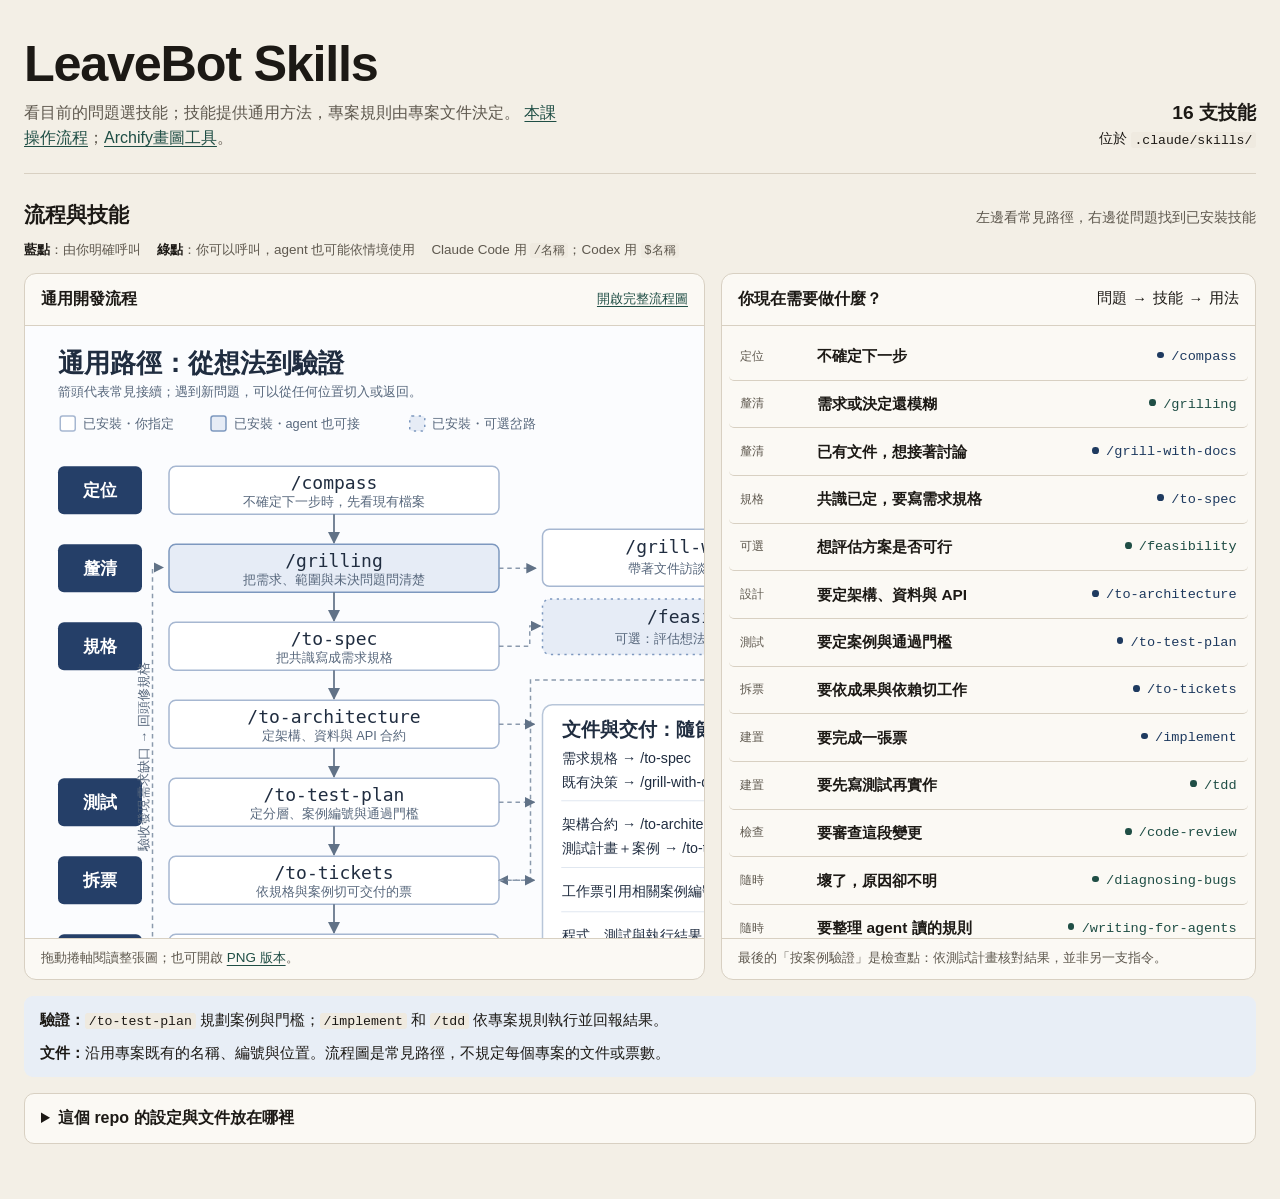
<file: .claude/skills/README.html>
<!DOCTYPE html>

<html lang="zh-Hant">
<head>
<meta charset="utf-8"/>
<meta content="width=device-width, initial-scale=1" name="viewport"/>
<title>LeaveBot Skills · 流程與技能</title>
<style>
    :root { --paper:#f3efe6; --sheet:#fbf9f4; --ink:#1c1915; --muted:#5e584e; --line:#d8d0c2; --blue:#1e3a5f; --blue-soft:#e8eef6; --green:#1f4e45; --green-soft:#e5f0ec; }
    * { box-sizing:border-box; }
    html { scroll-behavior:smooth; }
    body { margin:0; color:var(--ink); background:var(--paper); font-family:"Segoe UI","Microsoft JhengHei UI","Microsoft JhengHei",sans-serif; line-height:1.55; }
    button { font:inherit; cursor:pointer; }
    button:focus-visible, a:focus-visible, summary:focus-visible { outline:3px solid var(--green); outline-offset:3px; }
    code,.mono { font-family:Consolas,"Cascadia Mono",monospace; font-size:.91em; }
    code { background:#efeae0; border-radius:3px; padding:.05em .28em; }
    a { color:var(--green); text-underline-offset:.2em; }
    .wrap { width:min(1320px,calc(100% - 3rem)); margin:auto; padding:2.25rem 0 3.5rem; }
    .page-head { display:flex; justify-content:space-between; gap:2rem; align-items:end; padding-bottom:1.4rem; border-bottom:1px solid var(--line); }
    h1 { font-size:clamp(2rem,4vw,3.15rem); line-height:1.1; margin:0 0 .6rem; letter-spacing:-.025em; }
    .page-head p { margin:0; max-width:60ch; color:var(--muted); }
    .head-meta { flex:none; text-align:right; font-size:.9rem; }
    .head-meta strong { display:block; color:var(--ink); font-size:1.2rem; }
    .section-head { display:flex; justify-content:space-between; align-items:baseline; gap:1rem; margin:1.7rem 0 .7rem; }
    h2 { font-size:1.3rem; line-height:1.3; margin:0; }
    .section-head p { margin:0; color:var(--muted); font-size:.9rem; }
    .legend { display:flex; flex-wrap:wrap; gap:1rem; color:var(--muted); font-size:.84rem; margin:0 0 .8rem; }
    .legend b { color:var(--ink); }
    .overview { display:grid; grid-template-columns:minmax(0,1.12fr) minmax(330px,.88fr); gap:1rem; align-items:stretch; }
    .pane { background:var(--sheet); border:1px solid var(--line); border-radius:12px; min-width:0; overflow:hidden; }
    .pane-head { padding:.8rem 1rem; display:flex; justify-content:space-between; align-items:center; gap:1rem; border-bottom:1px solid var(--line); }
    .pane-head h3 { font-size:1rem; margin:0; }
    .pane-head a { white-space:nowrap; font-size:.82rem; }
    .map-viewport { height:min(68vh,700px); min-height:440px; overflow:auto; background:#fbfcfe; }
    .map-viewport img { display:block; width:900px; height:auto; max-width:none; }
    .pane-foot { padding:.6rem 1rem; border-top:1px solid var(--line); color:var(--muted); font-size:.84rem; }
    .problem-list { height:min(68vh,700px); min-height:440px; overflow:auto; padding:.45rem; }
    .problem-card { width:100%; text-align:left; display:grid; grid-template-columns:4rem minmax(0,1fr) auto; align-items:center; gap:.8rem; border:0; border-bottom:1px solid var(--line); border-radius:5px; background:transparent; padding:.8rem .7rem; color:var(--ink); }
    .problem-card:last-child { border-bottom:0; }
    .problem-card:hover,.problem-card:focus-visible { background:var(--blue-soft); }
    .problem-card .stage { color:var(--muted); font-size:.77rem; }
    .problem-card strong { display:block; font-size:.96rem; line-height:1.3; }
    .problem-card .skill-name { color:var(--blue); font-family:Consolas,"Cascadia Mono",monospace; font-size:.85rem; white-space:nowrap; }
    .problem-card.auto .skill-name { color:var(--green); }
    .problem-card .skill-name::before { content:""; display:inline-block; width:.42rem; height:.42rem; border-radius:50%; margin-right:.45rem; vertical-align:.12em; background:var(--blue); }
    .problem-card.auto .skill-name::before { background:var(--green); }
    .explain { display:flex; flex-wrap:wrap; gap:.6rem 1.25rem; margin:1rem 0 0; padding:.8rem 1rem; background:var(--blue-soft); border-radius:9px; font-size:.91rem; }
    .explain p { margin:0; }
    .repo-details { margin-top:1rem; border:1px solid var(--line); border-radius:10px; background:var(--sheet); }
    .repo-details summary { cursor:pointer; padding:.75rem 1rem; font-weight:650; }
    .repo-details[open] summary { border-bottom:1px solid var(--line); }
    .repo-content { display:grid; grid-template-columns:1fr 1.5fr; gap:1rem; padding:1rem; }
    .repo-tree { margin:0; padding:1rem; background:#25231f; color:#f6f1e7; border-radius:7px; white-space:pre-wrap; font: .88rem/1.7 Consolas,monospace; }
    .repo-tree strong { color:#a9d5c6; }
    .repo-content p { margin:.2rem 0 .65rem; }
    .repo-content p:last-child { margin-bottom:0; }
    .repo-content .muted { color:var(--muted); }
    dialog.skill-dialog { width:min(1040px,calc(100% - 2rem)); height:min(780px,calc(100dvh - 2rem)); max-height:none; margin:auto; padding:0; border:1px solid #b9c9d2; border-radius:14px; background:var(--sheet); color:var(--ink); box-shadow:0 24px 70px rgba(28,25,21,.25); overflow:hidden; }
    dialog::backdrop { background:rgba(18,33,42,.6); }
    .dialog-top { display:flex; justify-content:space-between; align-items:center; gap:1rem; padding:1rem 1.25rem; border-bottom:1px solid var(--line); }
    .dialog-top p { margin:0; color:var(--muted); font-size:.83rem; }
    .dialog-top h2 { font-size:1.22rem; margin:.1rem 0 0; }
    .close-button { flex:none; border:1px solid var(--line); border-radius:7px; background:#fff; padding:.4rem .7rem; color:var(--ink); }
    .close-button:hover { border-color:var(--green); }
    .dialog-layout { height:calc(100% - 79px); display:grid; grid-template-columns:218px minmax(0,1fr); min-height:0; }
    .dialog-nav { display:grid; align-content:start; gap:.25rem; padding:.7rem; overflow:auto; border-right:1px solid var(--line); }
    .dialog-nav button { text-align:left; border:0; border-radius:5px; background:transparent; color:var(--muted); padding:.45rem .5rem; font-family:Consolas,"Cascadia Mono",monospace; font-size:.83rem; }
    .dialog-nav button:hover { background:var(--blue-soft); color:var(--ink); }
    .dialog-nav button[aria-current="true"] { background:var(--blue); color:#fff; }
    .dialog-content { overflow:auto; padding:1.4rem clamp(1rem,3vw,2rem) 2rem; }
    .skill-detail[hidden] { display:none !important; }
    .skill-detail h4 { font-size:1.45rem; line-height:1.25; margin:0 0 1rem; }
    .skill-detail p { max-width:75ch; margin:.75rem 0; }
    .skill-detail .tag { display:inline-block; border-radius:4px; padding:.1rem .45rem; font-size:.77rem; margin-bottom:.55rem; background:var(--blue-soft); color:var(--blue); }
    .skill-detail:not(.user-only) .tag { background:var(--green-soft); color:var(--green); }
    .skill-detail .where { color:var(--green); font-size:.87rem; }
    .skill-detail .cmd { padding:.65rem .8rem; border-radius:7px; background:#25231f; color:#fff; font-family:Consolas,"Cascadia Mono",monospace; }
    .skill-detail .cmd span { display:block; font-family:inherit; color:#c7beb2; font-size:.8rem; }
    .skill-detail ul { padding-left:1.2rem; }
    .table-wrap { overflow-x:auto; }
    table { border-collapse:collapse; width:100%; font-size:.86rem; }
    th,td { text-align:left; vertical-align:top; padding:.4rem; border-bottom:1px solid var(--line); }
    @media(max-width:900px) { .overview { grid-template-columns:1fr; } .overview .pane:last-child { order:-1; } .map-viewport { height:430px; min-height:0; } .problem-list { height:420px; min-height:0; } .page-head { align-items:start; } }
    @media(max-width:640px) { .wrap { width:min(100% - 1.25rem,1320px); padding-top:1.25rem; } .page-head { display:block; } .head-meta { text-align:left; margin-top:1rem; } .section-head { display:block; } .section-head p { margin-top:.2rem; } .problem-card { grid-template-columns:3rem minmax(0,1fr); } .problem-card .skill-name { grid-column:2; } .repo-content { grid-template-columns:1fr; } dialog.skill-dialog { width:calc(100% - .5rem); height:calc(100dvh - .5rem); } .dialog-layout { grid-template-columns:1fr; grid-template-rows:auto minmax(0,1fr); height:calc(100% - 79px); } .dialog-nav { display:flex; white-space:nowrap; overflow-x:auto; border-right:0; border-bottom:1px solid var(--line); } .dialog-content { padding:1rem; } }
  </style>
</head>
<body>
<div class="wrap">
<header class="page-head">
<div>
<h1>LeaveBot Skills</h1>
<p>看目前的問題選技能；技能提供通用方法，專案規則由專案文件決定。 <a href="../../course/WORKFLOW.md">本課操作流程</a>；<a href="archify/SKILL.md">Archify畫圖工具</a>。</p>
</div>
<div class="head-meta"><strong>16 支技能</strong>位於 <code>.claude/skills/</code></div>
</header>
<main>
<section aria-labelledby="flow-title">
<div class="section-head"><h2 id="flow-title">流程與技能</h2><p>左邊看常見路徑，右邊從問題找到已安裝技能</p></div>
<div class="legend"><span><b>藍點</b>：由你明確呼叫</span><span><b>綠點</b>：你可以呼叫，agent 也可能依情境使用</span><span>Claude Code 用 <code>/名稱</code>；Codex 用 <code>$名稱</code></span></div>
<div class="overview">
<div class="pane">
<div class="pane-head"><h3>通用開發流程</h3><a href="leavebot-flow.svg" rel="noopener" target="_blank">開啟完整流程圖</a></div>
<div aria-label="可捲動的通用開發流程圖" class="map-viewport"><img alt="需求釐清、規格、架構、測試計畫、拆票、建置、審查與案例驗證的通用流程；遇到問題可返回相關節點。" src="leavebot-flow.svg"/></div>
<div class="pane-foot">拖動捲軸閱讀整張圖；也可開啟 <a href="leavebot-flow.png" rel="noopener" target="_blank">PNG 版本</a>。</div>
</div>
<div class="pane">
<div class="pane-head"><h3>你現在需要做什麼？</h3><span class="mono">問題 → 技能 → 用法</span></div>
<div class="problem-list">
<button class="problem-card manual" data-open-skill="compass" type="button"><span class="stage">定位</span><strong>不確定下一步</strong><span class="skill-name">/compass</span></button>
<button class="problem-card auto" data-open-skill="grilling" type="button"><span class="stage">釐清</span><strong>需求或決定還模糊</strong><span class="skill-name">/grilling</span></button>
<button class="problem-card manual" data-open-skill="grill-with-docs" type="button"><span class="stage">釐清</span><strong>已有文件，想接著討論</strong><span class="skill-name">/grill-with-docs</span></button>
<button class="problem-card manual" data-open-skill="to-spec" type="button"><span class="stage">規格</span><strong>共識已定，要寫需求規格</strong><span class="skill-name">/to-spec</span></button>
<button class="problem-card auto" data-open-skill="feasibility" type="button"><span class="stage">可選</span><strong>想評估方案是否可行</strong><span class="skill-name">/feasibility</span></button>
<button class="problem-card manual" data-open-skill="to-architecture" type="button"><span class="stage">設計</span><strong>要定架構、資料與 API</strong><span class="skill-name">/to-architecture</span></button>
<button class="problem-card manual" data-open-skill="to-test-plan" type="button"><span class="stage">測試</span><strong>要定案例與通過門檻</strong><span class="skill-name">/to-test-plan</span></button>
<button class="problem-card manual" data-open-skill="to-tickets" type="button"><span class="stage">拆票</span><strong>要依成果與依賴切工作</strong><span class="skill-name">/to-tickets</span></button>
<button class="problem-card manual" data-open-skill="implement" type="button"><span class="stage">建置</span><strong>要完成一張票</strong><span class="skill-name">/implement</span></button>
<button class="problem-card auto" data-open-skill="tdd" type="button"><span class="stage">建置</span><strong>要先寫測試再實作</strong><span class="skill-name">/tdd</span></button>
<button class="problem-card auto" data-open-skill="code-review" type="button"><span class="stage">檢查</span><strong>要審查這段變更</strong><span class="skill-name">/code-review</span></button>
<button class="problem-card auto" data-open-skill="diagnosing-bugs" type="button"><span class="stage">隨時</span><strong>壞了，原因卻不明</strong><span class="skill-name">/diagnosing-bugs</span></button>
<button class="problem-card auto" data-open-skill="writing-for-agents" type="button"><span class="stage">隨時</span><strong>要整理 agent 讀的規則</strong><span class="skill-name">/writing-for-agents</span></button>
<button class="problem-card auto" data-open-skill="writing-hooks" type="button"><span class="stage">隨時</span><strong>要讓工具擋下硬限制</strong><span class="skill-name">/writing-hooks</span></button>
<button class="problem-card manual" data-open-skill="handoff" type="button"><span class="stage">隨時</span><strong>要換人或換對話接手</strong><span class="skill-name">/handoff</span></button>
</div>
<div class="pane-foot">最後的「按案例驗證」是檢查點：依測試計畫核對結果，並非另一支指令。</div>
</div>
</div>
</section>
<div aria-label="測試與文件如何銜接" class="explain">
<p><strong>驗證：</strong><code>/to-test-plan</code> 規劃案例與門檻；<code>/implement</code> 和 <code>/tdd</code> 依專案規則執行並回報結果。</p>
<p><strong>文件：</strong>沿用專案既有的名稱、編號與位置。流程圖是常見路徑，不規定每個專案的文件或票數。</p>
</div>
<details class="repo-details">
<summary>這個 repo 的設定與文件放在哪裡</summary>
<div class="repo-content">
<div class="repo-tree"><strong>.claude/</strong>
├─ <strong>settings.json</strong>   註冊 hook
├─ <strong>hooks/</strong>          工具層檢查
└─ <strong>skills/</strong>         16 支技能</div>
<div>
<p><strong>規則：</strong><code>AGENTS.md</code> 是專案規則；<code>CLAUDE.md</code> 轉讀它。</p>
<p><strong>規格：</strong>本 repo 的要求見 <code>AGENTS.md</code> 和 <code>course/</code>；技能依執行時的專案材料決定輸出。</p>
<p><strong>經驗：</strong>專案可記錄偏差、誤解與踩坑，但經驗紀錄不取代規格。</p>
<p class="muted"><code>skills/</code> 存的是工作方法，不預設文件數量或票數。</p>
</div>
</div>
</details>
</main>
</div>
<dialog aria-labelledby="dialog-title" class="skill-dialog" id="skill-dialog">
<div class="dialog-top"><div><p>技能說明</p><h2 id="dialog-title"></h2></div><button class="close-button" id="close-dialog" type="button">返回總覽</button></div>
<div class="dialog-layout">
<nav aria-label="切換技能" class="dialog-nav" id="dialog-nav"></nav>
<div class="dialog-content" id="dialog-content">
<article class="skill-detail skill any user-only" hidden="" id="compass">
<span class="tag">只有你打才跑</span>
<h4><code>/compass</code> — 路由器</h4>
<p class="where">通用流程：不綁階段。不知道下一步時用。</p>
<p>依目前目標、已有成果與可用技能指出下一步，說明需要的輸入和可檢查的結果。它不替其他技能做完整工作。</p>
<p class="cmd"><span>你打</span>/compass</p>
</article>
<article class="skill-detail skill any" hidden="" id="writing-hooks">
<span class="tag">你打，或它自己接</span>
<h4><code>/writing-hooks</code> — 把紅線變成做不到</h4>
<p class="where">通用流程：不綁階段。規則必須做成做不到時用。</p>
<p>判斷何時需要機器守衛，依執行環境的 hook 合約設計攔截與診斷。平時保持安靜，並用真實輸入測試允許、擋下及失敗路徑。</p>
<p class="cmd"><span>你打</span>/writing-hooks<br/>並講哪條規則要擋、在工具執行前還是結束前。</p>
</article>
<article class="skill-detail skill d1" hidden="" id="grilling">
<span class="tag">你打，或它自己接</span>
<h4><code>/grilling</code> — 把決定問清楚</h4>
<p class="where">通用流程：探索與決策。需求留白時也回到這裡。</p>
<p>一輪問一層。每一題附它建議的答案，等你回，再問下一層。能自己查的事實它去查，決定留給你。樹問完就停，你確認共識之前不動手。</p>
<p class="cmd"><span>你打</span>/grilling<br/>回答每輪問題，確認共識後再請它落檔。</p>
</article>
<article class="skill-detail skill d1 user-only" hidden="" id="grill-with-docs">
<span class="tag">只有你打才跑</span>
<h4><code>/grill-with-docs</code> — 帶著既有文件訪談</h4>
<p>讀現有規格與決策，避免重問已定事項；共識形成後按專案慣例更新承載該決定的文件。</p>
<p class="cmd"><span>你打</span>/grill-with-docs</p>
</article>
<article class="skill-detail skill d1 user-only" hidden="" id="to-spec">
<span class="tag">只有你打才跑</span>
<h4><code>/to-spec</code> — 收斂需求規格</h4>
<p>把已定的承諾、範圍、決策和未決問題寫進規格；沿用專案既有格式、位置與編號。</p>
<p class="cmd"><span>你打</span>/to-spec</p>
</article>
<article class="skill-detail skill d1" hidden="" id="feasibility">
<span class="tag">你打，或它自己接</span>
<h4><code>/feasibility</code> — 可行性分析</h4>
<p class="where">可選岔路：評估想法、方案或其中的關鍵風險。</p>
<p>核對目標、限制、證據與未知；必要時做低成本驗證，提出有條件的判斷與最小下一步。</p>
<p class="cmd"><span>你打</span>/feasibility<br/>並說明想評估的方案與限制。</p>
</article>
<article class="skill-detail skill d1 user-only" hidden="" id="to-architecture">
<span class="tag">只有你打才跑</span>
<h4><code>/to-architecture</code> — 架構與細部設計</h4>
<p class="where">通用流程：架構與細部設計。</p>
<p>從已定需求推導系統邊界、元件責任、資料流程、介面與失敗路徑；圖和 ADR 依問題需要選用。輸出形式沿用專案慣例。</p>
<p class="cmd"><span>你打</span>/to-architecture<br/>並指出要設計的範圍。</p>
</article>
<article class="skill-detail skill d1 user-only" hidden="" id="to-test-plan">
<span class="tag">只有你打才跑</span>
<h4><code>/to-test-plan</code> — 測試計畫</h4>
<p>依需求、設計與風險安排案例、層級、資料、通過門檻與追溯。案例數量與編號由專案決定；非決定性元件另訂評測方式。</p>
<p class="cmd"><span>你打</span>/to-test-plan</p>
</article>
<article class="skill-detail skill d1" hidden="" id="writing-for-agents">
<span class="tag">你打，或它自己接</span>
<h4><code>/writing-for-agents</code> — 寫給 agent 讀的文件</h4>
<p class="where">通用流程：建立或修訂代理會讀的文件。</p>
<p>本文是寫作標準：步驟和完成條件要能判斷做完沒有、能查到的不要複寫一份、用模型本來就懂的詞當錨點。技能的包裝細節在同目錄 <code>SKILL-MECHANICS.md</code>。</p>
<p class="cmd"><span>你打</span>/writing-for-agents<br/>並指出要建立或修改的文件。</p>
</article>
<article class="skill-detail skill d1 user-only" hidden="" id="to-tickets">
<span class="tag">只有你打才跑</span>
<h4><code>/to-tickets</code> — 依成果拆票</h4>
<p class="where">通用流程：工作分解。</p>
<p>從目標、已定規格、期限與團隊容量出發，先提出整組可交付成果和真實阻塞關係，再依使用者取捨定票。太大的拆、只能一起驗收的合；票數沒有預設答案。</p>
<p>每張票以結果命名，寫明可由別人檢查的完成條件、必要背景及依賴。優先做薄的端到端切片；必要的環境或研究工作可獨立成票。</p>
<p class="cmd"><span>你打</span>/to-tickets<br/>並說明目標、限制與希望的拆票粒度。</p>
</article>
<article class="skill-detail skill d2 user-only" hidden="" id="implement">
<span class="tag">只有你打才跑</span>
<h4><code>/implement</code> — 完成工作項目</h4>
<p>依指定的票或小型規格確認接縫、建置、執行專案要求的檢查，對照完成條件審查並回報結果。</p>
<p class="cmd"><span>你打</span>/implement<br/>並指出票或規格。</p>
</article>
<article class="skill-detail skill d2" hidden="" id="tdd">
<span class="tag">你打，或它自己接</span>
<h4><code>/tdd</code> — 紅綠循環</h4>
<p class="where">通用流程：實作。</p>
<p>一次只做一個行為。先寫一個會失敗的測試，確認它因為你預期的原因失敗，再寫剛好能過的程式，然後才整理。不要先把整張票的測試一次寫完。</p>
<p>在專案既有的公共接縫寫測試，沿用其測試工具和追溯慣例。完成前執行專案要求的檢查並報告結果。</p>
<p class="cmd"><span>你打</span>/tdd<br/>並指出要實作的行為。</p>
</article>
<article class="skill-detail skill d2" hidden="" id="diagnosing-bugs">
<span class="tag">你打，或它自己接</span>
<h4><code>/diagnosing-bugs</code> — 紅燈原因不明</h4>
<p class="where">通用流程：除錯。</p>
<p>先有一條幾秒內能穩定變紅的指令，再談原因。分類：產品回歸、時好時壞、環境問題。然後縮小、有已知好版本就 <code>git bisect</code>、一次只驗一個假說、用輸出證明、修原因、補一個修之前會紅的測試。探針輸出裡的金鑰先遮掉。</p>
<p>找不到能抓到問題的接縫時，把它作為設計問題記錄並提出。</p>
<p class="cmd"><span>你打</span>/diagnosing-bugs<br/>附上失敗的指令和輸出。</p>
</article>
<article class="skill-detail skill d2" hidden="" id="code-review">
<span class="tag">你打，或它自己接</span>
<h4><code>/code-review</code> — 合併前看 diff</h4>
<p class="where">通用流程：審查。</p>
<p>先確定要審的 PR、提交範圍或工作樹。分別核對專案標準與需求承諾；實際測試輸出比勾選狀態更有說服力。</p>
<p>報告分成必須改和判斷題。某一軸沒問題就直說。</p>
<p class="cmd"><span>你打</span>/code-review main</p>
</article>
<article class="skill-detail skill d2 user-only" hidden="" id="handoff">
<span class="tag">只有你打才跑</span>
<h4><code>/handoff</code> — 換人、換工具、換目錄</h4>
<p class="where">通用流程：交接。</p>
<p>寫一份給下一個全新對話的交接，放在系統暫存目錄，不進這個 repo。內容是進度、已經做的決定和為什麼、下一步、已知的坑、建議接著叫哪些技能。規格和票用路徑指過去。金鑰抹掉。</p>
<p>它結束這一輪。你開新對話，貼它給的那一行。同一個對話要變短，用 <code>/compact</code>。</p>
<p class="cmd"><span>你打</span>/handoff 下一輪接手的工作</p>
</article>
</div>
</div>
</dialog>
<script>
    (() => {
      const dialog = document.getElementById('skill-dialog');
      const content = document.getElementById('dialog-content');
      const title = document.getElementById('dialog-title');
      const nav = document.getElementById('dialog-nav');
      const cards = [...content.querySelectorAll('article.skill-detail')];
      const cardById = new Map(cards.map(card => [card.id, card]));
      const skillButtons = [...document.querySelectorAll('.problem-list [data-open-skill]')];
      const buttons = new Map();
      for (const source of skillButtons) {
        const button = document.createElement('button');
        button.type = 'button';
        button.textContent = source.dataset.openSkill;
        button.addEventListener('click', () => showSkill(source.dataset.openSkill));
        nav.append(button);
        buttons.set(source.dataset.openSkill, button);
      }
      function showSkill(id) {
        const active = cardById.get(id);
        if (!active) return;
        for (const card of cards) card.hidden = card !== active;
        for (const [name, button] of buttons) button.setAttribute('aria-current', name === id ? 'true' : 'false');
        title.textContent = active.querySelector('h4')?.textContent ?? id;
        if (!dialog.open) dialog.showModal();
        content.scrollTop = 0;
        buttons.get(id)?.scrollIntoView({ block: 'nearest', inline: 'nearest' });
      }
      for (const button of document.querySelectorAll('[data-open-skill]')) {
        button.addEventListener('click', () => showSkill(button.dataset.openSkill));
      }
      document.getElementById('close-dialog').addEventListener('click', () => dialog.close());
      dialog.addEventListener('click', event => { if (event.target === dialog) dialog.close(); });
    })();
  </script>
</body>
</html>
</file>
